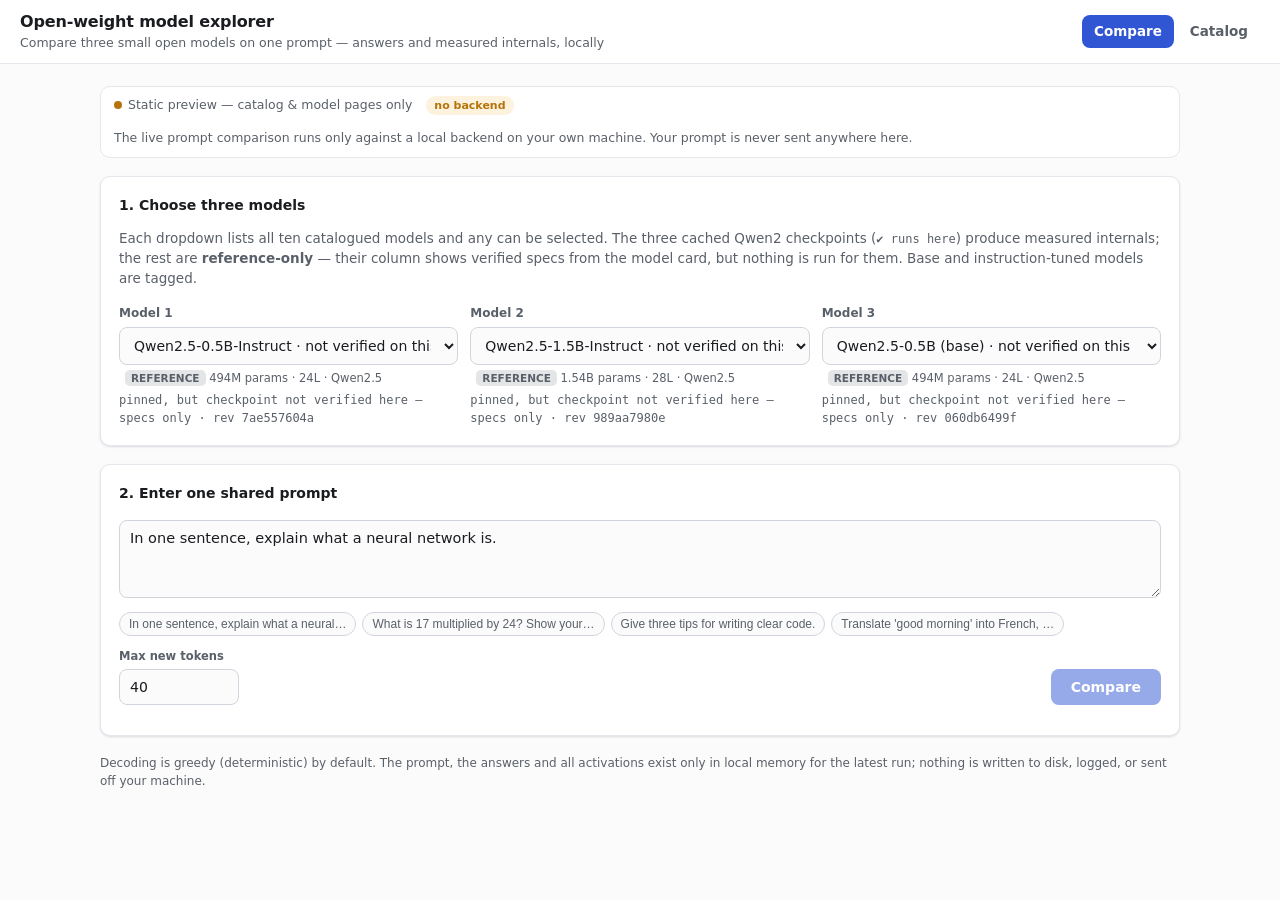
<file: ui/index.html>
<!DOCTYPE html>
<html lang="en">
<head>
<meta charset="utf-8">
<meta name="viewport" content="width=device-width, initial-scale=1">
<!-- Static-site CSP: same as the server header. connect-src allows this origin plus the
     user's own loopback backend, and NOTHING else, so a prompt can never reach an
     external inference endpoint or telemetry. -->
<meta http-equiv="Content-Security-Policy" content="default-src 'self'; connect-src 'self' http://127.0.0.1:* http://localhost:*; img-src 'self' data:; style-src 'self'; script-src 'self'; object-src 'none'; base-uri 'none'; form-action 'none'; frame-ancestors 'none'">
<title>Open-weight model explorer &mdash; compare three models</title>
<link rel="stylesheet" href="style.css">
</head>
<body>
<a class="skip" href="#main">Skip to content</a>
<header class="app">
  <div>
    <h1>Open-weight model explorer</h1>
    <div class="sub">Compare three small open models on one prompt &mdash; answers and measured internals, locally</div>
  </div>
  <nav class="tabs" aria-label="Sections">
    <a href="index.html" aria-current="page">Compare</a>
    <a href="catalog.html">Catalog</a>
  </nav>
</header>

<main id="main">
  <div class="statusbar" id="statusbar" role="status"></div>

  <section class="panel">
    <h2>1. Choose three models</h2>
    <p class="lede">Each dropdown lists all ten catalogued models and any can be selected. The three
      cached Qwen2 checkpoints (<span class="mono">&#10004; runs here</span>) produce measured internals;
      the rest are <strong>reference-only</strong> &mdash; their column shows verified specs from the model
      card, but nothing is run for them. Base and instruction-tuned models are tagged.</p>
    <div class="selectors" id="selectors"></div>
  </section>

  <section class="panel">
    <h2>2. Enter one shared prompt</h2>
    <div class="promptrow">
      <textarea id="prompt" aria-label="Shared prompt" placeholder="Type a prompt for all three models&hellip;"></textarea>
      <div class="examples" id="examples" aria-label="Example prompts"></div>
    </div>
    <div class="controls">
      <label class="field"><span>Max new tokens</span><input id="maxtok" type="number" min="1" max="96" value="40"></label>
      <button class="run" id="runbtn" type="button">Compare</button>
    </div>
    <div class="progress" id="progress" role="status" aria-live="polite"></div>
  </section>

  <section id="results" aria-live="polite"></section>

  <p class="footnote">Decoding is greedy (deterministic) by default. The prompt, the answers and all
    activations exist only in local memory for the latest run; nothing is written to disk, logged, or
    sent off your machine.</p>
</main>

<script type="module" src="compare.js"></script>
</body>
</html>
</file>
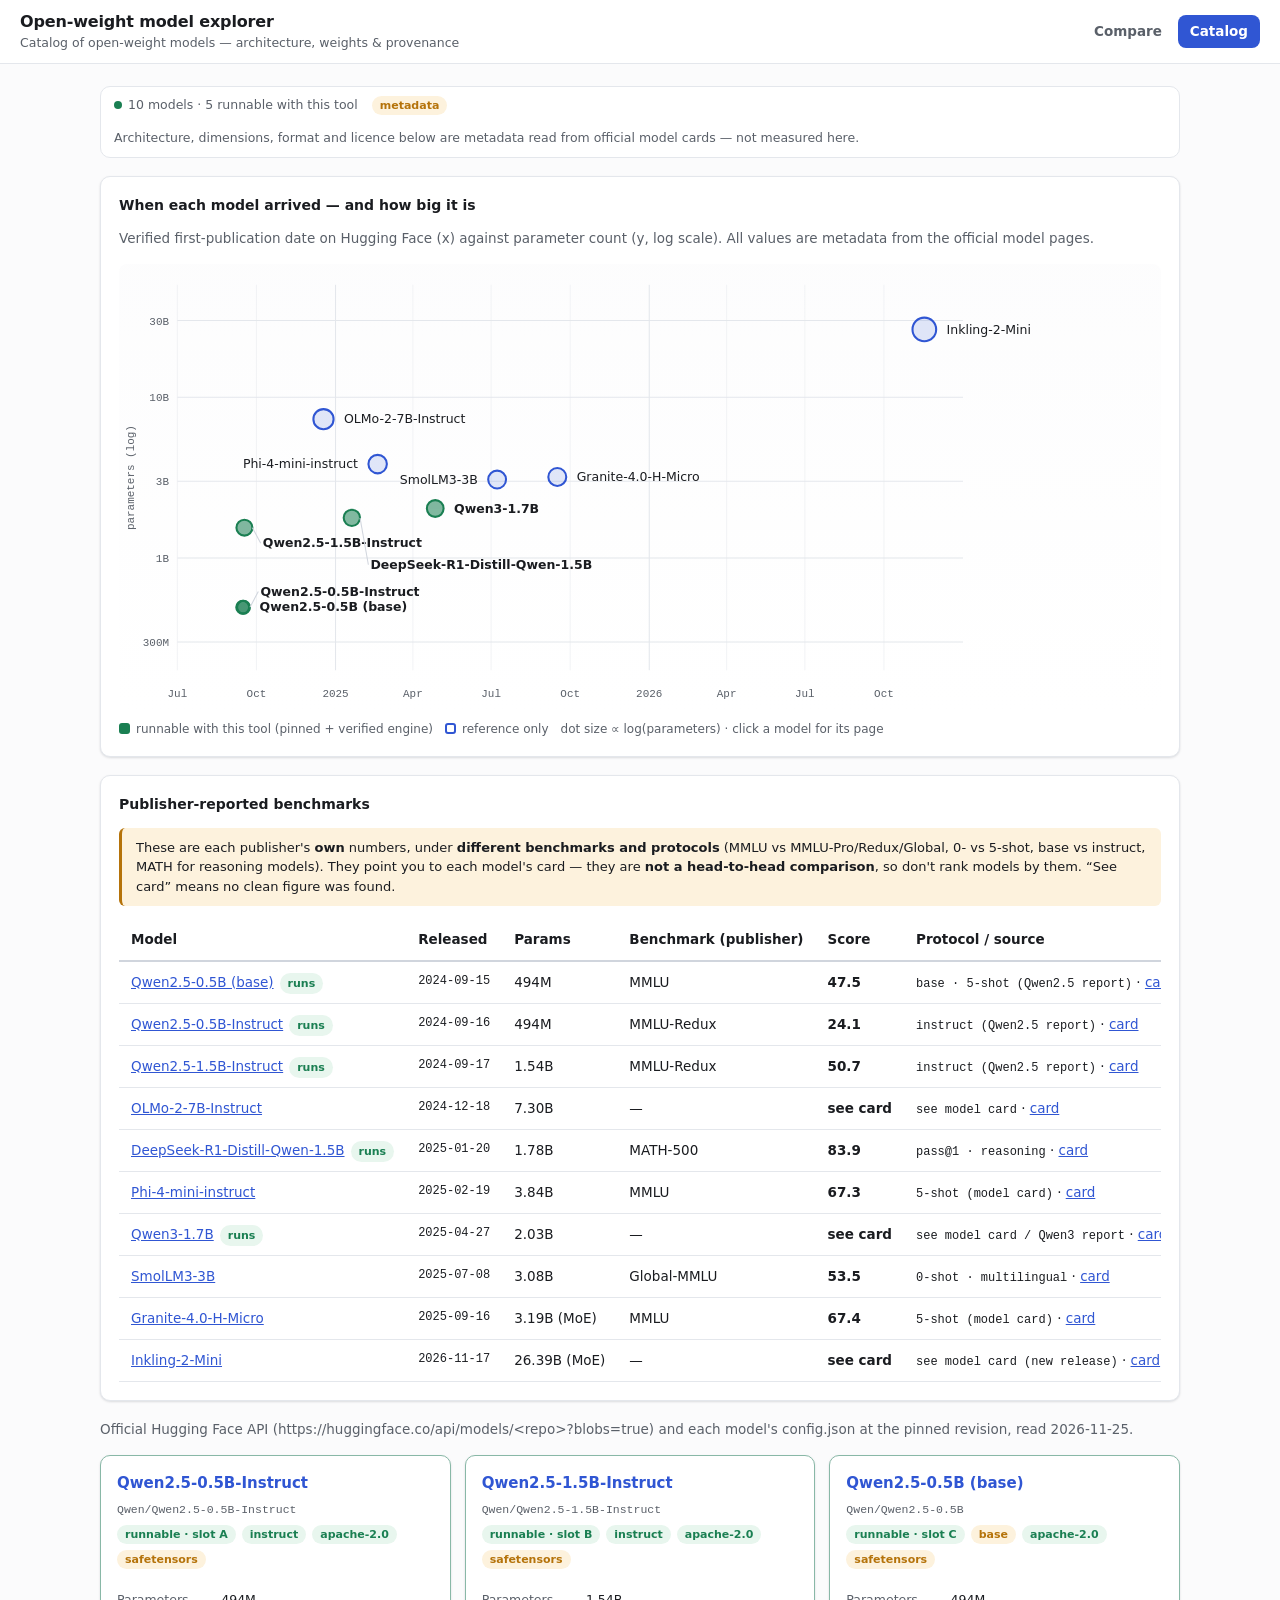
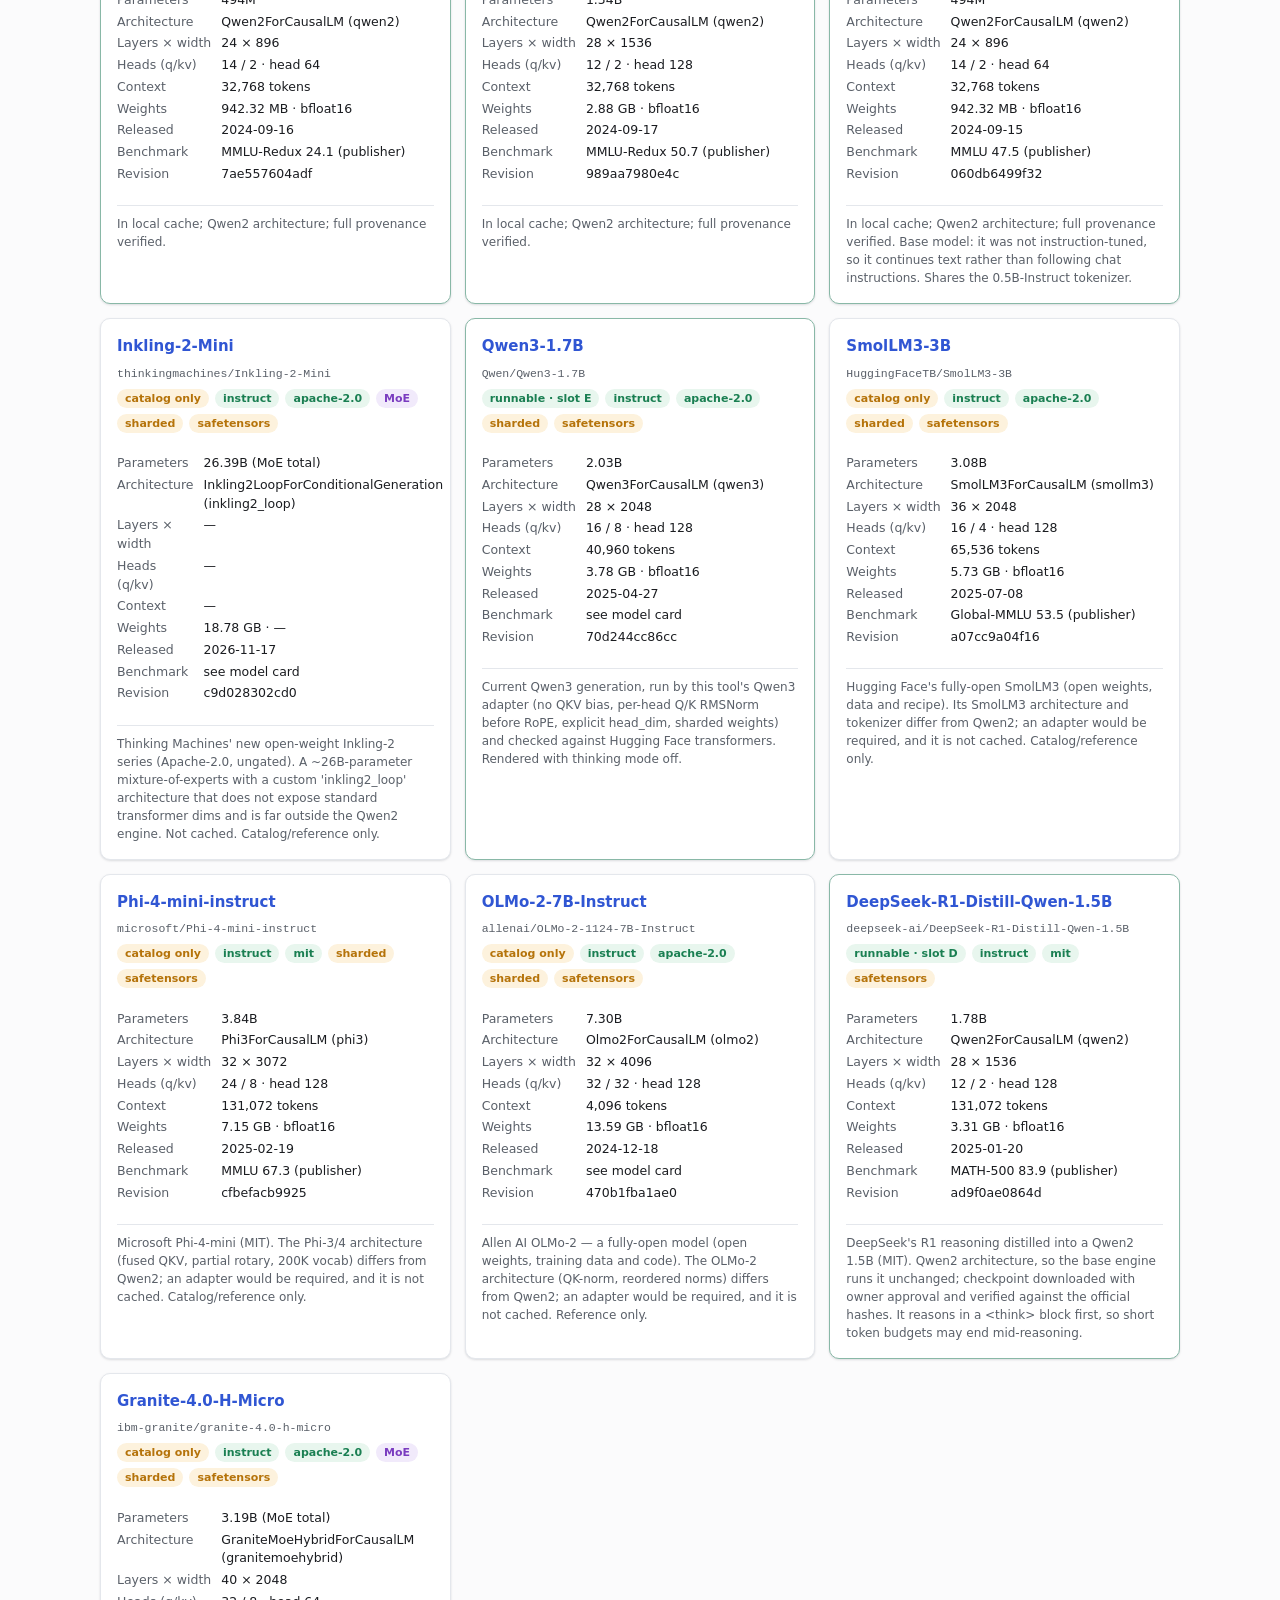
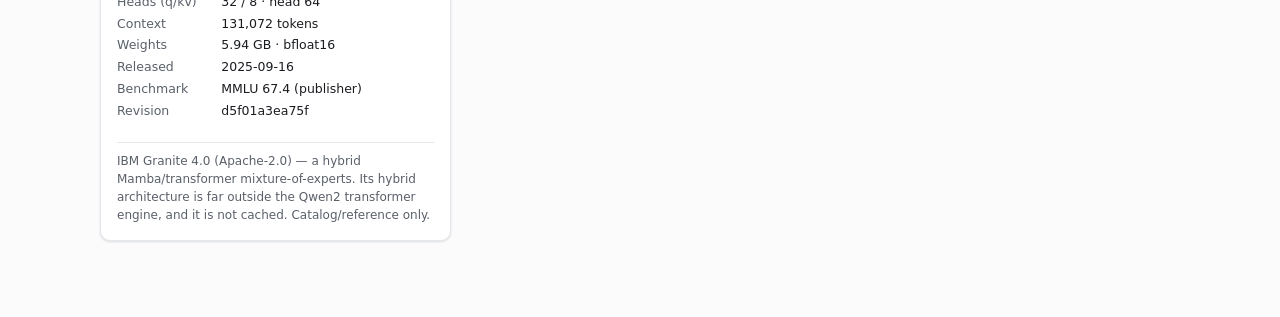
<file: ui/catalog.html>
<!DOCTYPE html>
<html lang="en">
<head>
<meta charset="utf-8">
<meta name="viewport" content="width=device-width, initial-scale=1">
<meta http-equiv="Content-Security-Policy" content="default-src 'self'; connect-src 'self' http://127.0.0.1:* http://localhost:*; img-src 'self' data:; style-src 'self'; script-src 'self'; object-src 'none'; base-uri 'none'; form-action 'none'; frame-ancestors 'none'">
<title>Model catalog &mdash; open-weight explorer</title>
<link rel="stylesheet" href="style.css">
</head>
<body>
<a class="skip" href="#main">Skip to content</a>
<header class="app">
  <div>
    <h1>Open-weight model explorer</h1>
    <div class="sub">Catalog of open-weight models &mdash; architecture, weights &amp; provenance</div>
  </div>
  <nav class="tabs" aria-label="Sections">
    <a href="index.html">Compare</a>
    <a href="catalog.html" aria-current="page">Catalog</a>
  </nav>
</header>
<main id="main">
  <div class="statusbar" id="statusbar" role="status"></div>
  <section class="panel" id="timeline-panel">
    <h2>When each model arrived &mdash; and how big it is</h2>
    <p class="lede" style="margin-top:0">Verified first-publication date on Hugging Face (x) against parameter
      count (y, log scale). All values are metadata from the official model pages.</p>
    <div id="timeline"></div>
  </section>
  <section class="panel" id="bench-panel">
    <h2>Publisher-reported benchmarks</h2>
    <p class="notice" style="margin:0 0 12px">These are each publisher's <strong>own</strong> numbers, under
      <strong>different benchmarks and protocols</strong> (MMLU vs MMLU-Pro/Redux/Global, 0- vs 5-shot, base vs
      instruct, MATH for reasoning models). They point you to each model's card &mdash; they are <strong>not a
      head-to-head comparison</strong>, so don't rank models by them. &ldquo;See card&rdquo; means no clean figure was found.</p>
    <div class="table-wrap"><table class="cmp bench" id="bench"></table></div>
  </section>
  <p class="lede" id="intro"></p>
  <div class="grid" id="grid"></div>
</main>
<script type="module" src="catalog.js"></script>
</body>
</html>
</file>
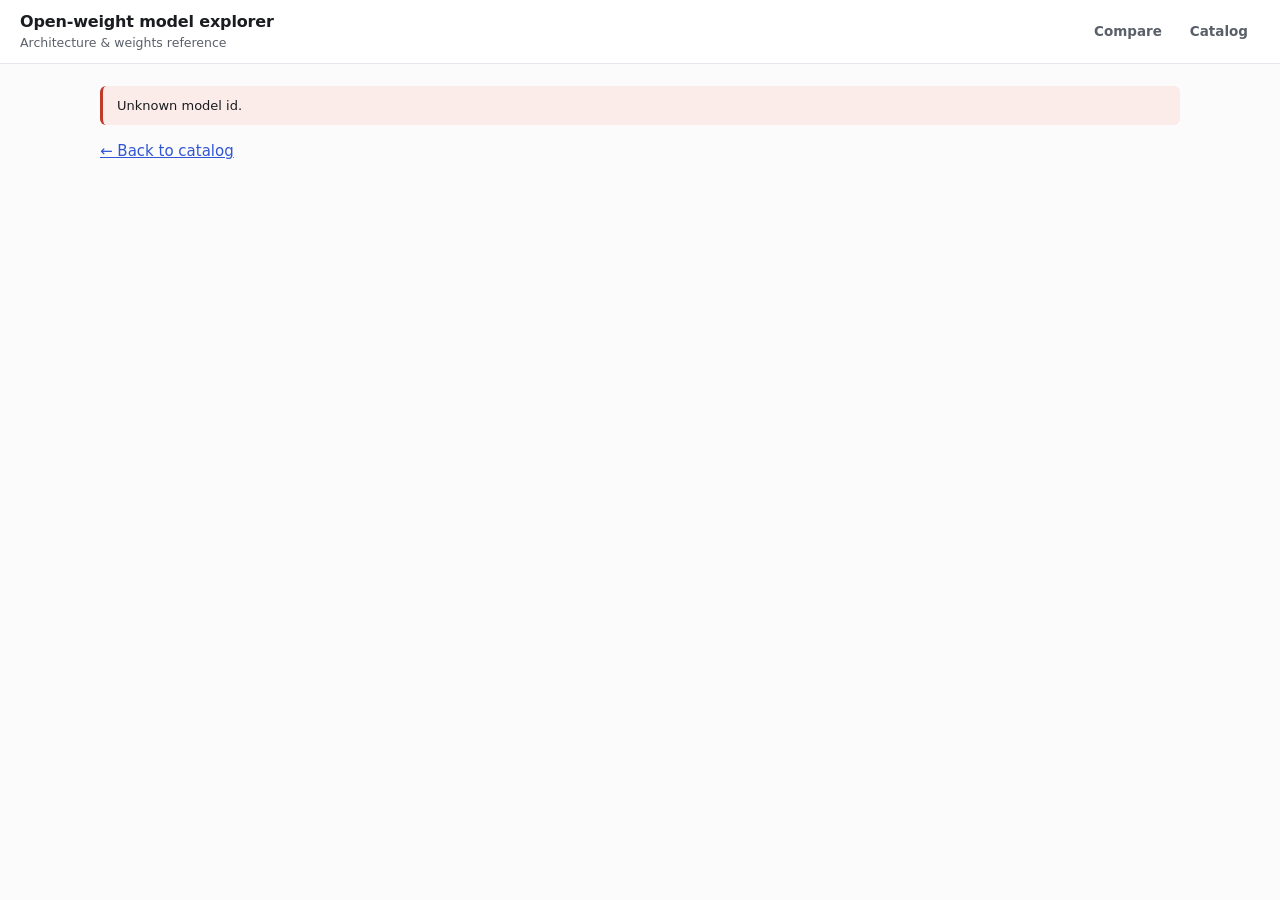
<file: ui/model.html>
<!DOCTYPE html>
<html lang="en">
<head>
<meta charset="utf-8">
<meta name="viewport" content="width=device-width, initial-scale=1">
<meta http-equiv="Content-Security-Policy" content="default-src 'self'; connect-src 'self' http://127.0.0.1:* http://localhost:*; img-src 'self' data:; style-src 'self'; script-src 'self'; object-src 'none'; base-uri 'none'; form-action 'none'; frame-ancestors 'none'">
<title>Model detail &mdash; open-weight explorer</title>
<link rel="stylesheet" href="style.css">
</head>
<body>
<a class="skip" href="#main">Skip to content</a>
<header class="app">
  <div>
    <h1>Open-weight model explorer</h1>
    <div class="sub">Architecture &amp; weights reference</div>
  </div>
  <nav class="tabs" aria-label="Sections">
    <a href="index.html">Compare</a>
    <a href="catalog.html">Catalog</a>
  </nav>
</header>
<main id="main"><div id="detail"></div></main>
<script type="module" src="model.js"></script>
</body>
</html>
</file>
<file: ui/style.css>
/* Public three-model explorer. No external resources (CSP forbids them). */
:root {
  --bg: #fbfbfc; --panel: #ffffff; --ink: #1a1c20; --muted: #5a6069;
  --line: #e4e7ec; --line2: #d0d5dd; --accent: #3056d3; --accent-ink: #ffffff;
  --measured: #1a7f52; --measured-bg: #e8f6ee;
  --derived: #7a3cc0; --derived-bg: #f1eafb;
  --metadata: #b5730a; --metadata-bg: #fdf2dd;
  --bad: #c0392b; --bad-bg: #fbece9; --ok: #1a7f52;
  --shadow: 0 1px 2px rgba(16,24,40,.06), 0 1px 3px rgba(16,24,40,.08);
  --radius: 10px; --mono: ui-monospace, SFMono-Regular, Menlo, Consolas, monospace;
  --sans: system-ui, -apple-system, "Segoe UI", Roboto, Helvetica, Arial, sans-serif;
}
@media (prefers-color-scheme: dark) {
  :root {
    --bg: #15171c; --panel: #1d2026; --ink: #e8eaed; --muted: #9aa1ac;
    --line: #2b2f37; --line2: #3a404a; --accent: #7aa2ff; --accent-ink: #0b0d10;
    --measured: #4cc38a; --measured-bg: #16281f;
    --derived: #c4a0f0; --derived-bg: #231a30;
    --metadata: #e0a844; --metadata-bg: #2a2111;
    --bad: #f0796b; --bad-bg: #2a1512; --ok: #4cc38a;
    --shadow: 0 1px 2px rgba(0,0,0,.4);
  }
}
* { box-sizing: border-box; }
html { color-scheme: light dark; }
body {
  margin: 0; font-family: var(--sans); color: var(--ink); background: var(--bg);
  line-height: 1.5; font-size: 15px; -webkit-font-smoothing: antialiased;
}
a { color: var(--accent); }
header.app {
  position: sticky; top: 0; z-index: 20; background: var(--panel);
  border-bottom: 1px solid var(--line); padding: 10px 20px;
  display: flex; align-items: center; gap: 16px; flex-wrap: wrap;
}
header.app h1 { font-size: 16px; margin: 0; font-weight: 650; letter-spacing: -.01em; }
header.app .sub { color: var(--muted); font-size: 12.5px; }
nav.tabs { display: flex; gap: 4px; margin-left: auto; }
nav.tabs a {
  text-decoration: none; color: var(--muted); font-weight: 550; font-size: 13.5px;
  padding: 6px 12px; border-radius: 8px;
}
nav.tabs a[aria-current="page"] { background: var(--accent); color: var(--accent-ink); }
main { max-width: 1120px; margin: 0 auto; padding: 22px 20px 80px; }

.statusbar {
  display: flex; gap: 14px; align-items: center; flex-wrap: wrap;
  font-size: 12.5px; color: var(--muted); background: var(--panel);
  border: 1px solid var(--line); border-radius: var(--radius); padding: 9px 13px; margin-bottom: 18px;
}
.dot { width: 8px; height: 8px; border-radius: 50%; display: inline-block; margin-right: 6px; }
.dot.ok { background: var(--ok); } .dot.bad { background: var(--bad); } .dot.wait { background: var(--metadata); }
.pill { font: 600 11px/1 var(--sans); padding: 3px 7px; border-radius: 20px; border: 1px solid var(--line2); }
.pill.measured { color: var(--measured); background: var(--measured-bg); border-color: transparent; }
.pill.derived { color: var(--derived); background: var(--derived-bg); border-color: transparent; }
.pill.metadata { color: var(--metadata); background: var(--metadata-bg); border-color: transparent; }
.pill.bad { color: var(--bad); background: var(--bad-bg); border-color: transparent; }
.pill.ok { color: var(--ok); background: var(--measured-bg); border-color: transparent; }

.panel { background: var(--panel); border: 1px solid var(--line); border-radius: var(--radius);
  box-shadow: var(--shadow); padding: 18px; margin-bottom: 18px; }
.panel h2 { font-size: 14px; margin: 0 0 12px; font-weight: 650; }
.lede { color: var(--muted); font-size: 13.5px; margin: 2px 0 16px; }

/* ---- compare controls ---- */
.selectors { display: grid; grid-template-columns: repeat(3, 1fr); gap: 12px; }
@media (max-width: 760px) { .selectors { grid-template-columns: 1fr; } }
.slot label { display: block; font-size: 12px; color: var(--muted); font-weight: 600; margin-bottom: 5px; }
.slot select, .promptrow textarea, .controls input, .controls select {
  width: 100%; font-family: var(--sans); font-size: 14px; color: var(--ink);
  background: var(--bg); border: 1px solid var(--line2); border-radius: 8px; padding: 9px 10px;
}
.slot .hint { font-size: 11.5px; color: var(--muted); margin-top: 5px; min-height: 2.6em; }
.tuning-tag { font: 600 10.5px/1 var(--sans); padding: 2px 6px; border-radius: 5px; margin-left: 6px; }
.tuning-tag.base { color: var(--metadata); background: var(--metadata-bg); }
.tuning-tag.instruct { color: var(--accent); background: color-mix(in srgb, var(--accent) 14%, transparent); }
.tuning-tag.ref { color: var(--muted); background: color-mix(in srgb, var(--muted) 16%, transparent); }

.promptrow { margin-top: 16px; }
.promptrow textarea { resize: vertical; min-height: 78px; font-size: 14.5px; }
.controls { display: flex; gap: 14px; align-items: end; flex-wrap: wrap; margin-top: 12px; }
.controls .field { display: flex; flex-direction: column; gap: 4px; }
.controls .field span { font-size: 11.5px; color: var(--muted); font-weight: 600; }
.controls .field input, .controls .field select { width: 120px; }
button.run {
  margin-left: auto; background: var(--accent); color: var(--accent-ink); border: 0;
  font: 600 14px var(--sans); padding: 10px 20px; border-radius: 8px; cursor: pointer;
}
button.run:disabled { opacity: .5; cursor: not-allowed; }
.examples { display: flex; gap: 6px; flex-wrap: wrap; margin-top: 8px; }
.examples button { background: var(--bg); border: 1px solid var(--line2); color: var(--muted);
  font-size: 12px; padding: 4px 9px; border-radius: 16px; cursor: pointer; }

.progress { font-size: 12.5px; color: var(--muted); margin-top: 12px; font-family: var(--mono); }
.notice { border-left: 3px solid var(--metadata); background: var(--metadata-bg); color: var(--ink);
  padding: 10px 14px; border-radius: 6px; font-size: 13px; }
.notice.bad { border-color: var(--bad); background: var(--bad-bg); }

/* ---- comparison table ---- */
.table-wrap { overflow-x: auto; }
table.cmp { border-collapse: collapse; width: 100%; font-size: 13.5px; }
table.cmp th, table.cmp td { text-align: left; vertical-align: top; padding: 10px 12px;
  border-bottom: 1px solid var(--line); }
table.cmp thead th { position: sticky; top: 0; background: var(--panel); font-weight: 650;
  border-bottom: 2px solid var(--line2); }
table.cmp tbody th { font-weight: 600; white-space: nowrap; color: var(--ink);
  border-right: 1px solid var(--line); width: 210px; }
table.cmp tbody th .rowlabel { display: flex; align-items: center; gap: 7px; }
table.cmp .modelhdr .mname { font-weight: 700; display: flex; align-items: center; gap: 6px; flex-wrap: wrap; }
table.cmp .modelhdr .mrepo { font: 500 11px var(--mono); color: var(--muted); }
table.cmp .modelhdr.ref { background: color-mix(in srgb, var(--muted) 7%, var(--panel)); }
table.cmp td.refcell { background: color-mix(in srgb, var(--muted) 5%, transparent); }
.cdot { width: 10px; height: 10px; border-radius: 50%; display: inline-block; flex: 0 0 auto; }
.muted-cell { color: var(--muted); font-style: italic; }
.viz-scope { font: 500 12px var(--sans); color: var(--muted); }
table.cmp td.answer { font-size: 13.5px; }
.val-strong { font-weight: 650; }
.edge { border-left: 3px solid var(--line2); }
.edge.measured { border-left-color: var(--measured); }
.edge.derived { border-left-color: var(--derived); }
.edge.metadata { border-left-color: var(--metadata); }
.sparkline { display: block; margin-top: 4px; }
.mono { font-family: var(--mono); font-size: 12px; }
code.hash { font-family: var(--mono); font-size: 11.5px; color: var(--muted); }

/* ---- info button + popover (accessible explanations) ---- */
button.info {
  all: unset; cursor: pointer; width: 16px; height: 16px; border-radius: 50%;
  border: 1.4px solid var(--muted); color: var(--muted); font: 700 10px/14px var(--sans);
  text-align: center; display: inline-block; flex: 0 0 auto;
}
button.info:hover, button.info:focus-visible { border-color: var(--accent); color: var(--accent); }
button.info:focus-visible { outline: 2px solid var(--accent); outline-offset: 2px; }
#popover {
  position: absolute; z-index: 60; max-width: 320px; background: var(--panel);
  border: 1px solid var(--line2); border-radius: 10px; box-shadow: 0 6px 24px rgba(16,24,40,.18);
  padding: 13px 15px; font-size: 13px; color: var(--ink); display: none;
}
#popover[data-open="1"] { display: block; }
#popover h4 { margin: 0 0 6px; font-size: 13.5px; }
#popover .k { font-size: 11px; font-weight: 700; text-transform: uppercase; letter-spacing: .03em; }
#popover p { margin: 7px 0 0; }
#popover .cannot { color: var(--muted); border-top: 1px dashed var(--line2); padding-top: 7px; margin-top: 9px; }
#popover .closehint { font-size: 11px; color: var(--muted); margin-top: 9px; }

/* ---- catalog grid ---- */
.grid { display: grid; grid-template-columns: repeat(auto-fill, minmax(300px, 1fr)); gap: 14px; }
.card { background: var(--panel); border: 1px solid var(--line); border-radius: var(--radius);
  box-shadow: var(--shadow); padding: 16px; display: flex; flex-direction: column; gap: 9px; }
.card.runnable { border-color: color-mix(in srgb, var(--measured) 45%, var(--line)); }
.card h3 { margin: 0; font-size: 15px; }
.card h3 a { text-decoration: none; }
.card .repo { font: 500 11.5px var(--mono); color: var(--muted); word-break: break-all; }
.card .facts { display: grid; grid-template-columns: auto 1fr; gap: 3px 10px; font-size: 12.5px; }
.card .facts dt { color: var(--muted); } .card .facts dd { margin: 0; }
.badges { display: flex; gap: 6px; flex-wrap: wrap; }
.card .reason { font-size: 12px; color: var(--muted); border-top: 1px solid var(--line); padding-top: 9px; }

/* ---- detail page ---- */
.detail-head { display: flex; align-items: baseline; gap: 12px; flex-wrap: wrap; }
.kv { display: grid; grid-template-columns: 180px 1fr; gap: 8px 16px; font-size: 13.5px; }
.kv dt { color: var(--muted); font-weight: 600; } .kv dd { margin: 0; }
.diagram { width: 100%; height: auto; background: var(--bg); border: 1px solid var(--line);
  border-radius: 8px; margin-top: 4px; }
.footnote { color: var(--muted); font-size: 12px; margin-top: 10px; }
.skip { position: absolute; left: -999px; } .skip:focus { left: 10px; top: 10px; background: var(--accent);
  color: var(--accent-ink); padding: 8px 12px; border-radius: 6px; z-index: 100; }

/* ---- visualizations ---- */
.viz h2 .pill { vertical-align: middle; }
.viz-card { border-top: 1px solid var(--line); padding-top: 16px; margin-top: 16px; }
.viz-card:first-of-type { border-top: 0; padding-top: 4px; margin-top: 6px; }
.viz-h { font-size: 14px; margin: 0 0 2px; display: flex; align-items: center; gap: 7px; }
.viz-sub { color: var(--muted); font-size: 12.5px; margin: 0 0 12px; }
.chartfig { margin: 0; }
.chart { width: 100%; height: auto; display: block; background:
  linear-gradient(180deg, color-mix(in srgb, var(--bg) 60%, transparent), transparent);
  border-radius: 8px; }
.chart .grid { stroke: var(--line); stroke-width: 1; }
.chart .axis { fill: var(--muted); font: 10.5px var(--mono); }
.chart-title { font-size: 12.5px; color: var(--muted); margin-bottom: 4px; }
.legend { display: flex; flex-wrap: wrap; gap: 12px; margin-top: 8px; font-size: 12px; color: var(--muted); }
.legend-item { display: inline-flex; align-items: center; gap: 6px; }
.swatch { width: 11px; height: 11px; border-radius: 3px; display: inline-block; flex: 0 0 auto; }
.viz-grid { display: grid; grid-template-columns: repeat(auto-fit, minmax(240px, 1fr)); gap: 16px; }
.viz-mini-title { font: 600 12px var(--sans); margin-bottom: 4px; }
.strip-row { margin-bottom: 14px; }
.strip-label { display: flex; align-items: center; gap: 7px; font-weight: 600; font-size: 13px; margin-bottom: 6px; }
.heatstrip { display: flex; flex-wrap: wrap; gap: 3px; }
.heatstrip .tok { font: 12px/1.5 var(--mono); padding: 2px 5px; border-radius: 4px;
  white-space: pre; color: var(--ink); }
.heat-legend { display: flex; align-items: center; gap: 8px; font-size: 11px; color: var(--muted); margin-top: 7px; }
.heat-grad { width: 90px; height: 10px; border-radius: 6px; display: inline-block; }

/* ---- layer x token heatmap ---- */
.heat-canvas { width: 100%; height: auto; display: block; border-radius: 6px;
  background: color-mix(in srgb, var(--bg) 70%, transparent); image-rendering: pixelated; cursor: crosshair; }
.heat-axis { display: flex; justify-content: space-between; font: 11px var(--mono); color: var(--muted); margin-bottom: 4px; }
.heat-row { margin-bottom: 16px; }
.heat-controls { display: flex; gap: 10px; align-items: center; margin-bottom: 12px; font-size: 13px; }
.heat-controls select { font: 13px var(--sans); color: var(--ink); background: var(--bg);
  border: 1px solid var(--line2); border-radius: 6px; padding: 5px 8px; }
.viz-tip { position: fixed; z-index: 80; pointer-events: none; background: var(--panel); color: var(--ink);
  border: 1px solid var(--line2); border-radius: 6px; padding: 6px 9px; font: 12px var(--mono);
  box-shadow: 0 4px 14px rgba(0,0,0,.2); max-width: 420px; }

/* ---- release timeline ---- */
.timeline .tl-dot { stroke-width: 2; cursor: pointer; }
.timeline .tl-dot.run { fill: color-mix(in srgb, var(--measured) 55%, transparent); stroke: var(--measured); }
.timeline .tl-dot.ref { fill: color-mix(in srgb, var(--accent) 14%, transparent); stroke: var(--accent); }
.timeline .tl-label { fill: var(--ink); font: 12px var(--sans); }
.timeline .tl-label.run { font-weight: 650; }
.timeline .tl-leader { stroke: var(--line2); stroke-width: 1; }
.timeline a:hover .tl-label, .timeline a:focus .tl-label { fill: var(--accent); text-decoration: underline; }
.tl-sw-run { background: var(--measured); }
.tl-sw-ref { background: transparent; border: 2px solid var(--accent); }
table.bench td, table.bench th { white-space: nowrap; }
</file>
